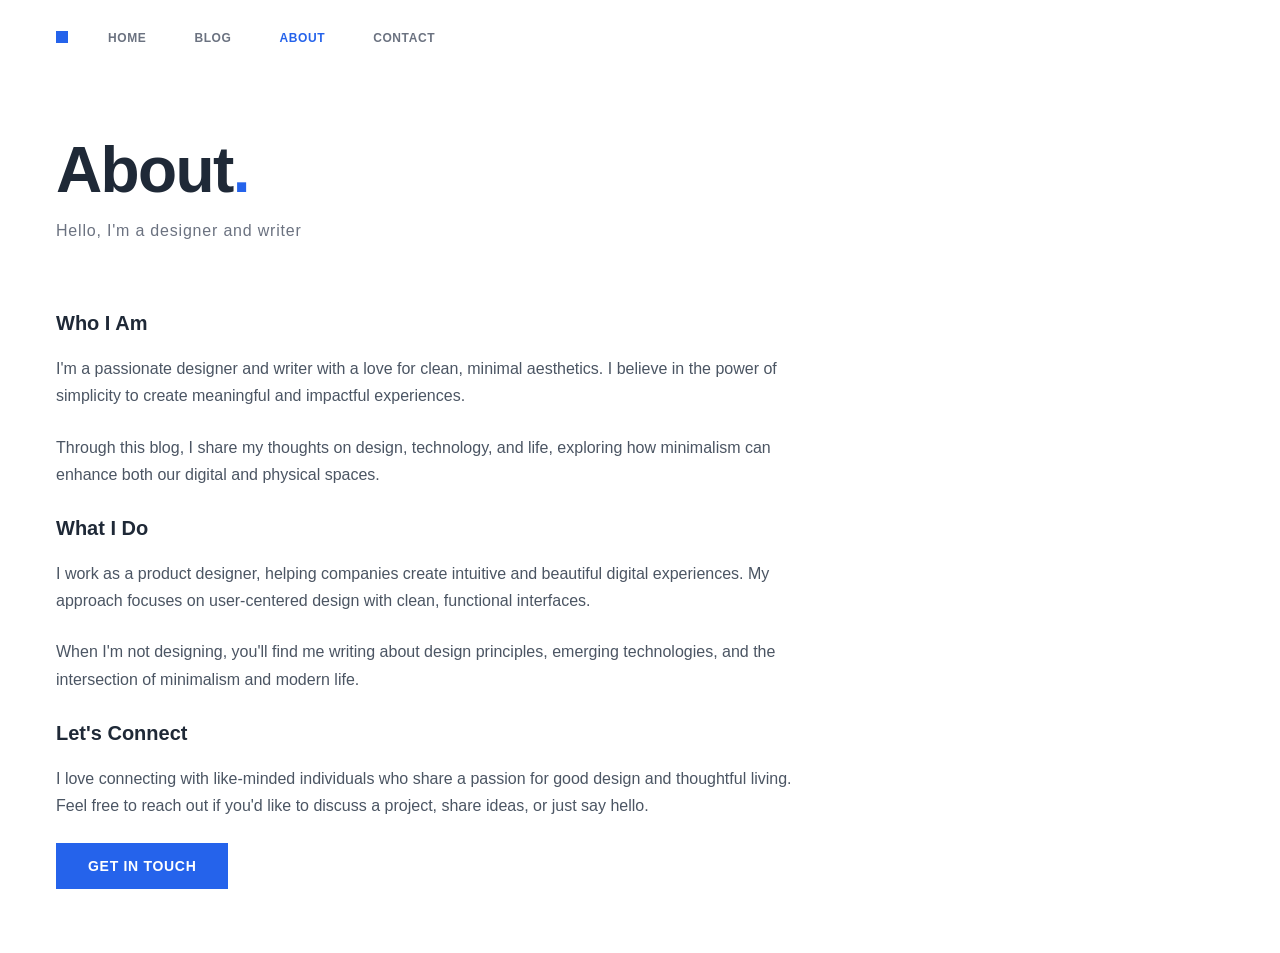
<file: about.html>
<!DOCTYPE html>
<html lang="en">
<head>
  <meta charset="UTF-8">
  <meta name="viewport" content="width=device-width, initial-scale=1.0">
  <title>About - Thoughts</title>
  <link rel="stylesheet" href="style.css">
</head>
<body>
  <section class="grid-bg">
    <div class="grid-line-3"></div>
    
    <!-- Navigation -->
    <nav class="nav">
      <div class="nav-left">
        <a href="index.html" class="logo"></a>
        <ul class="nav-links">
          <li><a href="index.html">Home</a></li>
          <li><a href="blog.html">Blog</a></li>
          <li><a href="about.html" class="active">About</a></li>
          <li><a href="contact.html">Contact</a></li>
        </ul>
      </div>
      <button class="mobile-menu" aria-label="Toggle navigation">
        <svg viewBox="0 0 24 24" fill="none" stroke="currentColor" stroke-width="2">
          <line x1="4" x2="20" y1="12" y2="12"/>
          <line x1="4" x2="20" y1="6" y2="6"/>
          <line x1="4" x2="20" y1="18" y2="18"/>
        </svg>
      </button>
    </nav>

    <!-- Content -->
    <div class="content">
      <h1 class="page-title">About<span class="hero-accent">.</span></h1>
      <p class="page-subtitle">Hello, I'm a designer and writer</p>

      <div class="content-section space-y-8">
        <div>
          <h2>Who I Am</h2>
          <p>
            I'm a passionate designer and writer with a love for clean, minimal aesthetics. 
            I believe in the power of simplicity to create meaningful and impactful experiences.
          </p>
          <p>
            Through this blog, I share my thoughts on design, technology, and life, 
            exploring how minimalism can enhance both our digital and physical spaces.
          </p>
        </div>

        <div>
          <h2>What I Do</h2>
          <p>
            I work as a product designer, helping companies create intuitive and beautiful 
            digital experiences. My approach focuses on user-centered design with clean, 
            functional interfaces.
          </p>
          <p>
            When I'm not designing, you'll find me writing about design principles, 
            emerging technologies, and the intersection of minimalism and modern life.
          </p>
        </div>

        <div>
          <h2>Let's Connect</h2>
          <p>
            I love connecting with like-minded individuals who share a passion for good design 
            and thoughtful living. Feel free to reach out if you'd like to discuss a project, 
            share ideas, or just say hello.
          </p>
          <a href="contact.html" class="btn btn-primary">Get in Touch</a>
        </div>
      </div>
    </div>
  </section>

  <script src="script.js"></script>
</body>
</html>
</file>
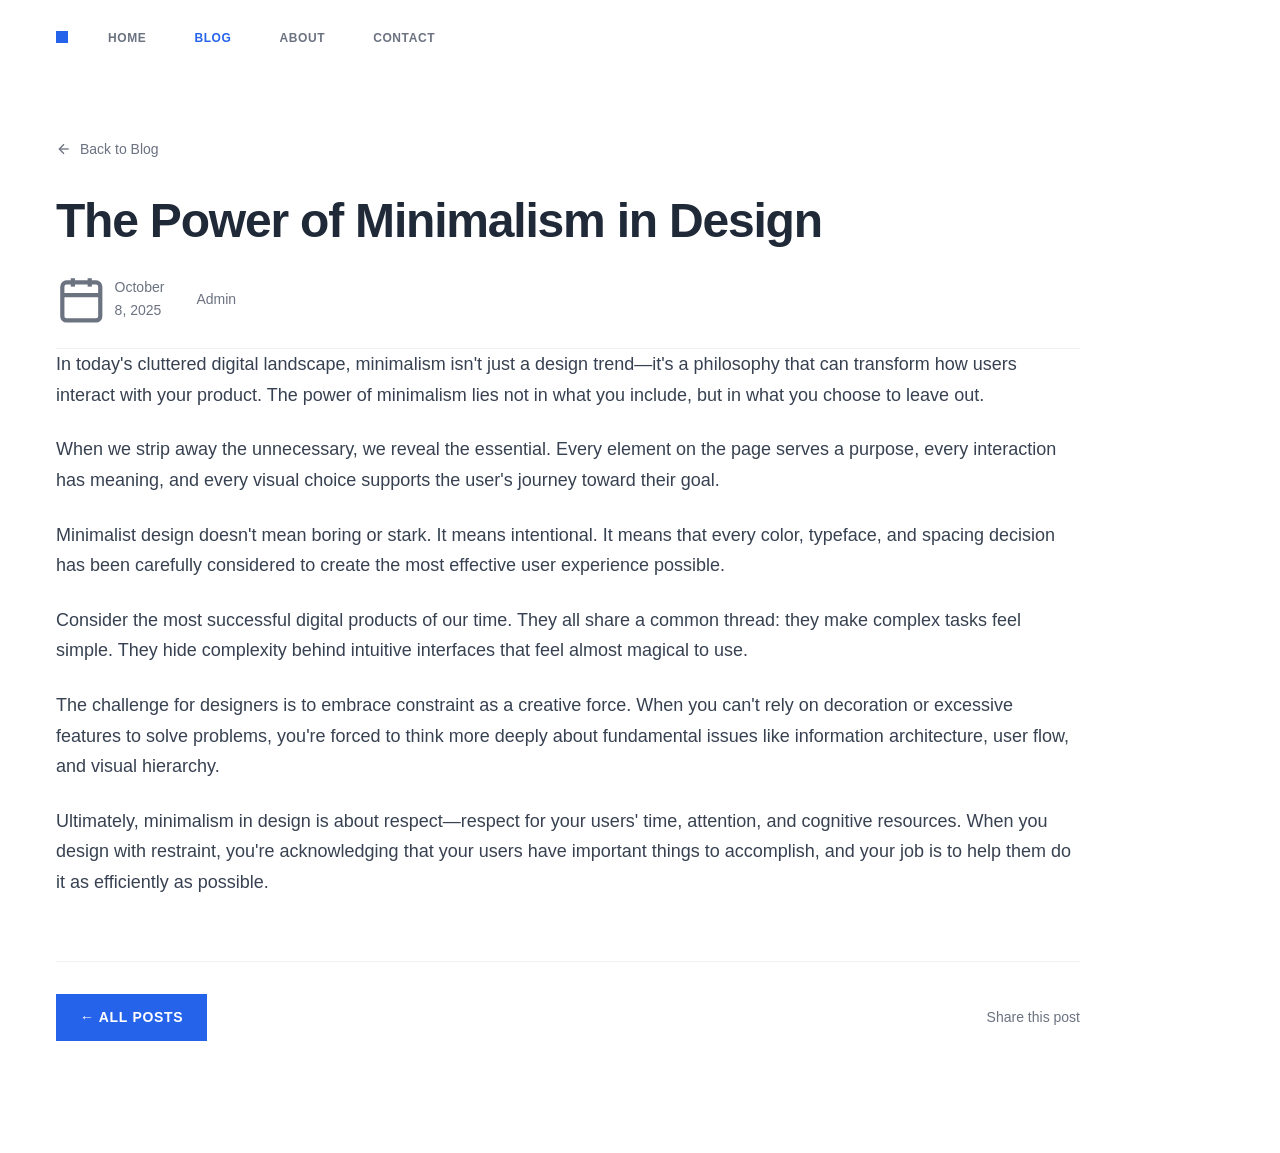
<file: blog-post.html>
<!DOCTYPE html>
<html lang="en">
<head>
  <meta charset="UTF-8">
  <meta name="viewport" content="width=device-width, initial-scale=1.0">
  <title>The Power of Minimalism in Design - Thoughts</title>
  <link rel="stylesheet" href="style.css">
</head>
<body>
  <section class="grid-bg">
    <div class="grid-line-3"></div>
    
    <!-- Navigation -->
    <nav class="nav">
      <div class="nav-left">
        <a href="index.html" class="logo"></a>
        <ul class="nav-links">
          <li><a href="index.html">Home</a></li>
          <li><a href="blog.html" class="active">Blog</a></li>
          <li><a href="about.html">About</a></li>
          <li><a href="contact.html">Contact</a></li>
        </ul>
      </div>
      <button class="mobile-menu" aria-label="Toggle navigation">
        <svg viewBox="0 0 24 24" fill="none" stroke="currentColor" stroke-width="2">
          <line x1="4" x2="20" y1="12" y2="12"/>
          <line x1="4" x2="20" y1="6" y2="6"/>
          <line x1="4" x2="20" y1="18" y2="18"/>
        </svg>
      </button>
    </nav>

    <!-- Content -->
    <div class="content">
      <a href="blog.html" class="back-link">
        <svg viewBox="0 0 24 24" fill="none" stroke="currentColor" stroke-width="2">
          <path d="m12 19-7-7 7-7"/>
          <path d="M19 12H5"/>
        </svg>
        Back to Blog
      </a>

      <!-- Post Header -->
      <article class="post-header">
        <h1 class="post-title">The Power of Minimalism in Design</h1>

        <div class="post-meta">
          <div class="blog-meta-item">
            <svg viewBox="0 0 24 24" fill="none" stroke="currentColor" stroke-width="2">
              <path d="M8 2v4"/>
              <path d="M16 2v4"/>
              <rect width="18" height="18" x="3" y="4" rx="2"/>
              <path d="M3 10h18"/>
            </svg>
            October 8, 2025
          </div>
          <div class="blog-meta-item">
            <svg viewBox="0 0 24 24" fill="none" stroke="currentColor" stroke-width="2">
              <path d="M20 21v-2a4 4 0 0 0-4-4H8a4 4 0 0 0-4 4v2"/>
              <circle cx="12" cy="7" r="4"/>
            </svg>
            Admin
          </div>
        </div>

        <!-- Post Content -->
        <div class="post-content">
          <p>
            In today's cluttered digital landscape, minimalism isn't just a design trend—it's a philosophy that can transform how users interact with your product. The power of minimalism lies not in what you include, but in what you choose to leave out.
          </p>

          <p>
            When we strip away the unnecessary, we reveal the essential. Every element on the page serves a purpose, every interaction has meaning, and every visual choice supports the user's journey toward their goal.
          </p>

          <p>
            Minimalist design doesn't mean boring or stark. It means intentional. It means that every color, typeface, and spacing decision has been carefully considered to create the most effective user experience possible.
          </p>

          <p>
            Consider the most successful digital products of our time. They all share a common thread: they make complex tasks feel simple. They hide complexity behind intuitive interfaces that feel almost magical to use.
          </p>

          <p>
            The challenge for designers is to embrace constraint as a creative force. When you can't rely on decoration or excessive features to solve problems, you're forced to think more deeply about fundamental issues like information architecture, user flow, and visual hierarchy.
          </p>

          <p>
            Ultimately, minimalism in design is about respect—respect for your users' time, attention, and cognitive resources. When you design with restraint, you're acknowledging that your users have important things to accomplish, and your job is to help them do it as efficiently as possible.
          </p>
        </div>

        <!-- Post Footer -->
        <div class="post-footer">
          <a href="blog.html" class="btn btn-primary">← All Posts</a>
          <div style="font-size: 0.875rem; color: #6b7280;">Share this post</div>
        </div>
      </article>
    </div>
  </section>

  <script src="script.js"></script>
</body>
</html>
</file>
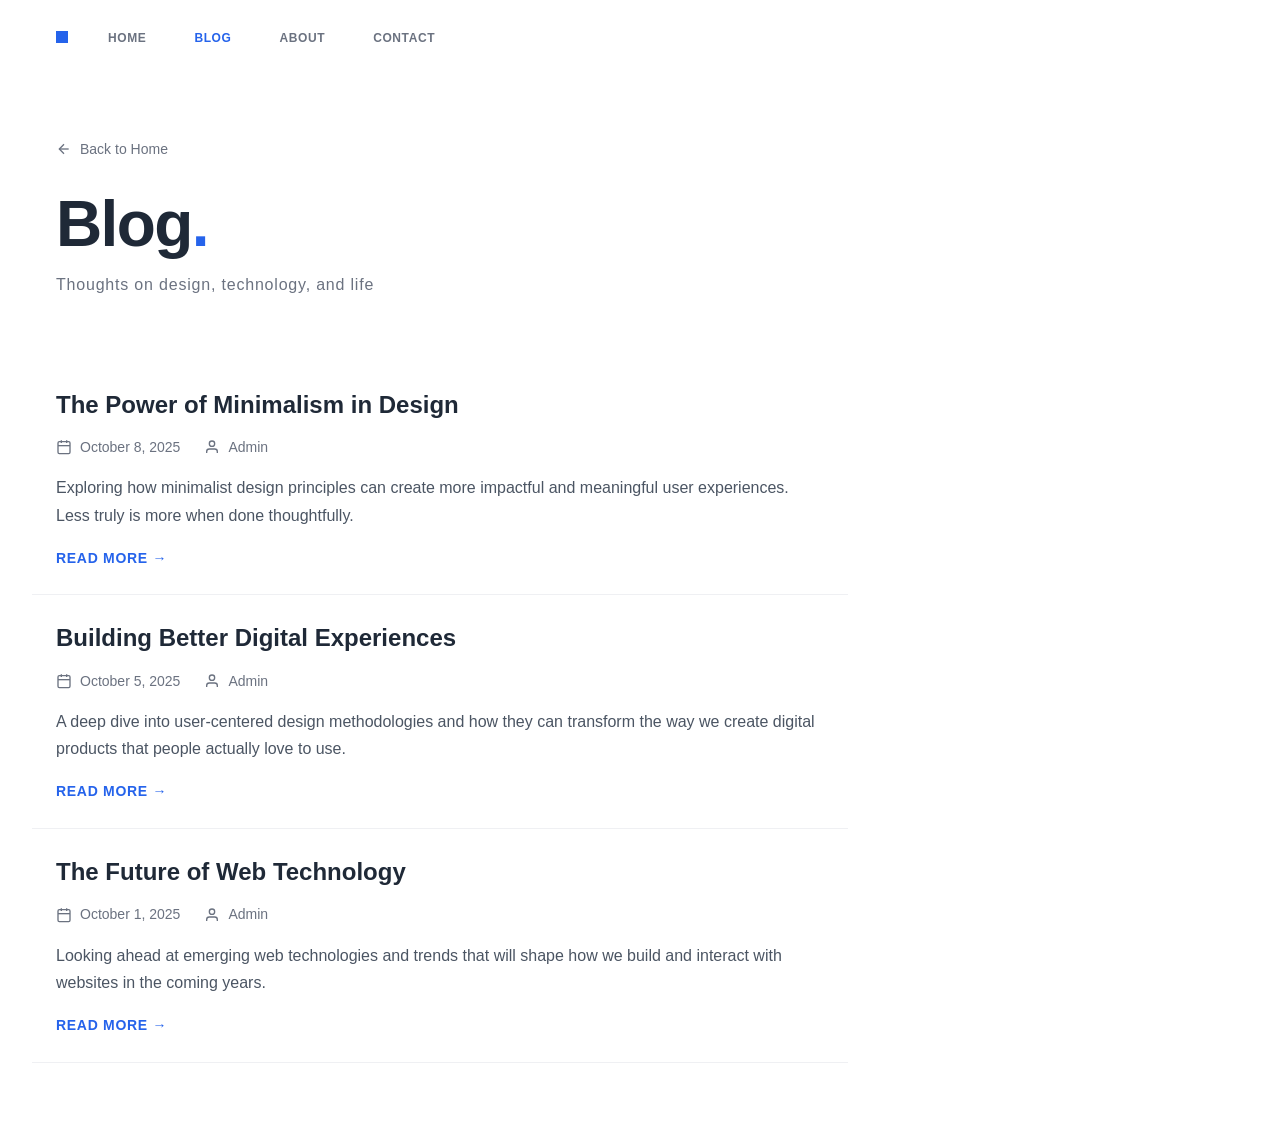
<file: blog.html>
<!DOCTYPE html>
<html lang="en">
<head>
  <meta charset="UTF-8">
  <meta name="viewport" content="width=device-width, initial-scale=1.0">
  <title>Blog - Thoughts</title>
  <link rel="stylesheet" href="style.css">
</head>
<body>
  <section class="grid-bg">
    <div class="grid-line-3"></div>
    
    <!-- Navigation -->
    <nav class="nav">
      <div class="nav-left">
        <a href="index.html" class="logo"></a>
        <ul class="nav-links">
          <li><a href="index.html">Home</a></li>
          <li><a href="blog.html" class="active">Blog</a></li>
          <li><a href="about.html">About</a></li>
          <li><a href="contact.html">Contact</a></li>
        </ul>
      </div>
      <button class="mobile-menu" aria-label="Toggle navigation">
        <svg viewBox="0 0 24 24" fill="none" stroke="currentColor" stroke-width="2">
          <line x1="4" x2="20" y1="12" y2="12"/>
          <line x1="4" x2="20" y1="6" y2="6"/>
          <line x1="4" x2="20" y1="18" y2="18"/>
        </svg>
      </button>
    </nav>

    <!-- Content -->
    <div class="content">
      <a href="index.html" class="back-link">
        <svg viewBox="0 0 24 24" fill="none" stroke="currentColor" stroke-width="2">
          <path d="m12 19-7-7 7-7"/>
          <path d="M19 12H5"/>
        </svg>
        Back to Home
      </a>

      <h1 class="page-title">Blog<span class="hero-accent">.</span></h1>
      <p class="page-subtitle">Thoughts on design, technology, and life</p>

      <!-- Blog Posts -->
      <div class="blog-posts">
        <!-- Sample Blog Post 1 -->
        <article class="blog-post">
          <h2><a href="blog-post.html" style="text-decoration: none; color: inherit;">The Power of Minimalism in Design</a></h2>
          
          <div class="blog-meta">
            <div class="blog-meta-item">
              <svg viewBox="0 0 24 24" fill="none" stroke="currentColor" stroke-width="2">
                <path d="M8 2v4"/>
                <path d="M16 2v4"/>
                <rect width="18" height="18" x="3" y="4" rx="2"/>
                <path d="M3 10h18"/>
              </svg>
              October 8, 2025
            </div>
            <div class="blog-meta-item">
              <svg viewBox="0 0 24 24" fill="none" stroke="currentColor" stroke-width="2">
                <path d="M20 21v-2a4 4 0 0 0-4-4H8a4 4 0 0 0-4 4v2"/>
                <circle cx="12" cy="7" r="4"/>
              </svg>
              Admin
            </div>
          </div>

          <p class="blog-excerpt">
            Exploring how minimalist design principles can create more impactful and meaningful user experiences. Less truly is more when done thoughtfully.
          </p>

          <a href="blog-post.html" class="read-more">Read More →</a>
        </article>

        <!-- Sample Blog Post 2 -->
        <article class="blog-post">
          <h2><a href="blog-post.html" style="text-decoration: none; color: inherit;">Building Better Digital Experiences</a></h2>
          
          <div class="blog-meta">
            <div class="blog-meta-item">
              <svg viewBox="0 0 24 24" fill="none" stroke="currentColor" stroke-width="2">
                <path d="M8 2v4"/>
                <path d="M16 2v4"/>
                <rect width="18" height="18" x="3" y="4" rx="2"/>
                <path d="M3 10h18"/>
              </svg>
              October 5, 2025
            </div>
            <div class="blog-meta-item">
              <svg viewBox="0 0 24 24" fill="none" stroke="currentColor" stroke-width="2">
                <path d="M20 21v-2a4 4 0 0 0-4-4H8a4 4 0 0 0-4 4v2"/>
                <circle cx="12" cy="7" r="4"/>
              </svg>
              Admin
            </div>
          </div>

          <p class="blog-excerpt">
            A deep dive into user-centered design methodologies and how they can transform the way we create digital products that people actually love to use.
          </p>

          <a href="blog-post.html" class="read-more">Read More →</a>
        </article>

        <!-- Sample Blog Post 3 -->
        <article class="blog-post">
          <h2><a href="blog-post.html" style="text-decoration: none; color: inherit;">The Future of Web Technology</a></h2>
          
          <div class="blog-meta">
            <div class="blog-meta-item">
              <svg viewBox="0 0 24 24" fill="none" stroke="currentColor" stroke-width="2">
                <path d="M8 2v4"/>
                <path d="M16 2v4"/>
                <rect width="18" height="18" x="3" y="4" rx="2"/>
                <path d="M3 10h18"/>
              </svg>
              October 1, 2025
            </div>
            <div class="blog-meta-item">
              <svg viewBox="0 0 24 24" fill="none" stroke="currentColor" stroke-width="2">
                <path d="M20 21v-2a4 4 0 0 0-4-4H8a4 4 0 0 0-4 4v2"/>
                <circle cx="12" cy="7" r="4"/>
              </svg>
              Admin
            </div>
          </div>

          <p class="blog-excerpt">
            Looking ahead at emerging web technologies and trends that will shape how we build and interact with websites in the coming years.
          </p>

          <a href="blog-post.html" class="read-more">Read More →</a>
        </article>
      </div>
    </div>
  </section>

  <script src="script.js"></script>
</body>
</html>
</file>
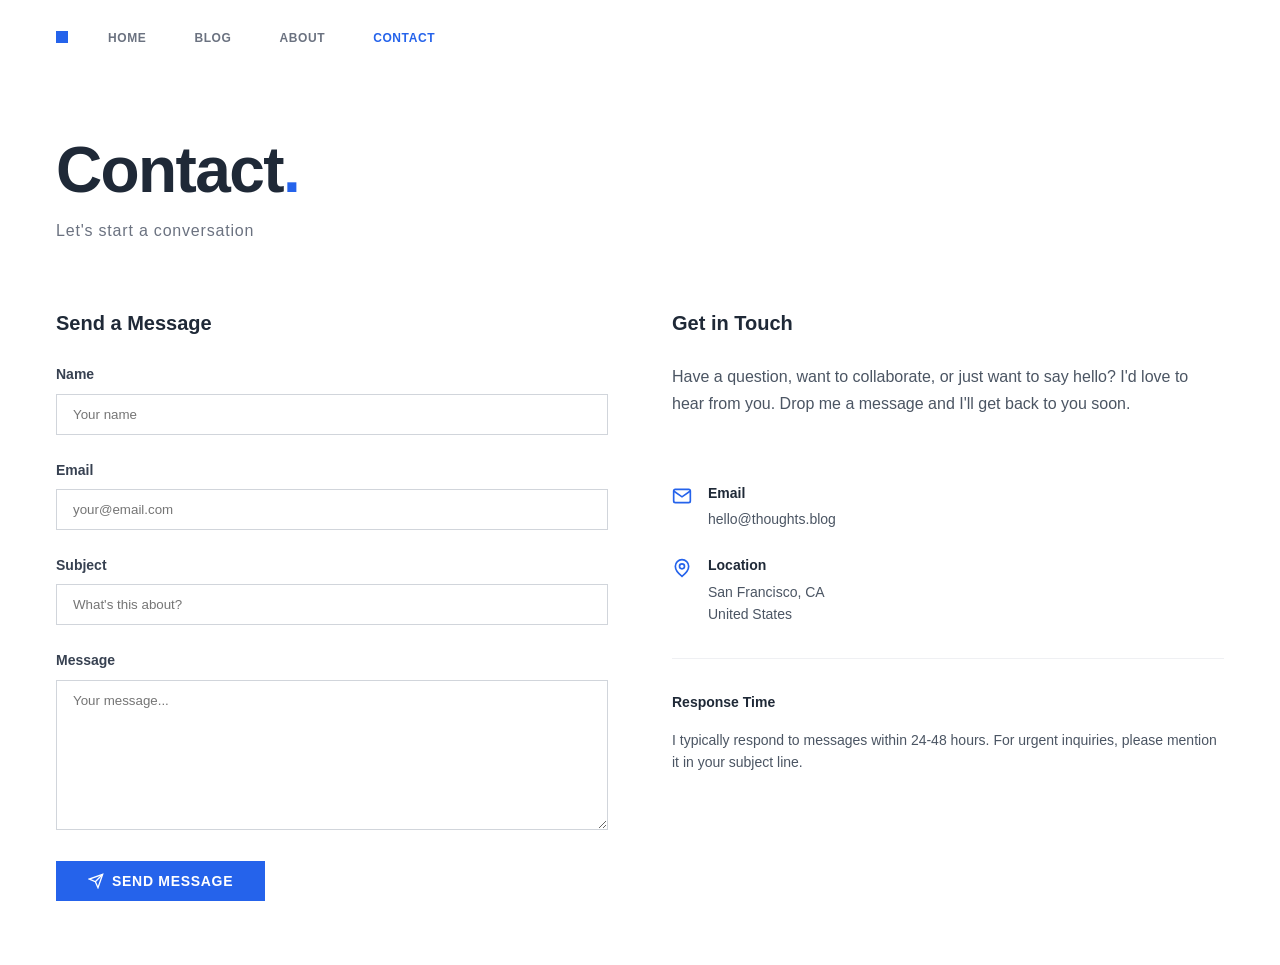
<file: contact.html>
<!DOCTYPE html>
<html lang="en">
<head>
  <meta charset="UTF-8">
  <meta name="viewport" content="width=device-width, initial-scale=1.0">
  <title>Contact - Thoughts</title>
  <link rel="stylesheet" href="style.css">
</head>
<body>
  <section class="grid-bg">
    <div class="grid-line-3"></div>
    
    <!-- Navigation -->
    <nav class="nav">
      <div class="nav-left">
        <a href="index.html" class="logo"></a>
        <ul class="nav-links">
          <li><a href="index.html">Home</a></li>
          <li><a href="blog.html">Blog</a></li>
          <li><a href="about.html">About</a></li>
          <li><a href="contact.html" class="active">Contact</a></li>
        </ul>
      </div>
      <button class="mobile-menu" aria-label="Toggle navigation">
        <svg viewBox="0 0 24 24" fill="none" stroke="currentColor" stroke-width="2">
          <line x1="4" x2="20" y1="12" y2="12"/>
          <line x1="4" x2="20" y1="6" y2="6"/>
          <line x1="4" x2="20" y1="18" y2="18"/>
        </svg>
      </button>
    </nav>

    <!-- Content -->
    <div class="content">
      <h1 class="page-title">Contact<span class="hero-accent">.</span></h1>
      <p class="page-subtitle">Let's start a conversation</p>

      <div class="contact-grid">
        <!-- Contact Form -->
        <div>
          <h2 style="font-size: 1.25rem; font-weight: 600; color: #1f2937; margin-bottom: 1.5rem;">Send a Message</h2>
          
          <form id="contactForm">
            <div class="form-group">
              <label for="name" class="form-label">Name</label>
              <input type="text" id="name" name="name" class="form-input" placeholder="Your name" required>
            </div>

            <div class="form-group">
              <label for="email" class="form-label">Email</label>
              <input type="email" id="email" name="email" class="form-input" placeholder="your@email.com" required>
            </div>

            <div class="form-group">
              <label for="subject" class="form-label">Subject</label>
              <input type="text" id="subject" name="subject" class="form-input" placeholder="What's this about?" required>
            </div>

            <div class="form-group">
              <label for="message" class="form-label">Message</label>
              <textarea id="message" name="message" class="form-textarea" placeholder="Your message..." required></textarea>
            </div>

            <button type="submit" class="btn btn-primary form-btn">
              <svg viewBox="0 0 24 24" fill="none" stroke="currentColor" stroke-width="2" style="width: 16px; height: 16px;">
                <path d="m22 2-7 20-4-9-9-4Z"/>
                <path d="M22 2 11 13"/>
              </svg>
              Send Message
            </button>

            <div id="formMessage" class="form-message hidden"></div>
          </form>
        </div>

        <!-- Contact Information -->
        <div class="contact-info">
          <div>
            <h2 style="font-size: 1.25rem; font-weight: 600; color: #1f2937; margin-bottom: 1.5rem;">Get in Touch</h2>
            <p style="color: #4b5563; line-height: 1.7; margin-bottom: 2rem;">
              Have a question, want to collaborate, or just want to say hello? 
              I'd love to hear from you. Drop me a message and I'll get back to you soon.
            </p>
          </div>

          <div style="display: flex; flex-direction: column; gap: 1.5rem;">
            <div class="contact-item">
              <svg viewBox="0 0 24 24" fill="none" stroke="currentColor" stroke-width="2">
                <path d="M4 4h16c1.1 0 2 .9 2 2v12c0 1.1-.9 2-2 2H4c-1.1 0-2-.9-2-2V6c0-1.1.9-2 2-2z"/>
                <polyline points="22,6 12,13 2,6"/>
              </svg>
              <div>
                <h3>Email</h3>
                <p>hello@thoughts.blog</p>
              </div>
            </div>

            <div class="contact-item">
              <svg viewBox="0 0 24 24" fill="none" stroke="currentColor" stroke-width="2">
                <path d="M20 10c0 6-8 12-8 12s-8-6-8-12a8 8 0 0 1 16 0Z"/>
                <circle cx="12" cy="10" r="3"/>
              </svg>
              <div>
                <h3>Location</h3>
                <p>San Francisco, CA<br>United States</p>
              </div>
            </div>
          </div>

          <div class="contact-note">
            <h3>Response Time</h3>
            <p>
              I typically respond to messages within 24-48 hours. For urgent inquiries, 
              please mention it in your subject line.
            </p>
          </div>
        </div>
      </div>
    </div>
  </section>

  <script src="script.js"></script>
</body>
</html>
</file>
<file: style.css>
/* Reset and base styles */
* {
  margin: 0;
  padding: 0;
  box-sizing: border-box;
}

body {
  font-family: 'Inter', -apple-system, BlinkMacSystemFont, 'Segoe UI', sans-serif;
  line-height: 1.6;
  color: #374151;
  background: white;
}

/* Import Inter font */
@import url('https://fonts.googleapis.com/css2?family=Inter:wght@400;500;600;700;800;900&display=swap');

/* Layout utilities */
.container {
  max-width: 1200px;
  margin: 0 auto;
  padding: 0 1.5rem;
}

/* Grid background lines */
.grid-bg {
  position: relative;
  min-height: 100vh;
  overflow: hidden;
  background: white;
}

.grid-bg::before,
.grid-bg::after {
  content: '';
  position: absolute;
  top: 0;
  height: 100%;
  width: 1px;
  background: rgba(229, 231, 235, 0.6);
  z-index: -10;
}

.grid-bg::before {
  left: 25%;
}

.grid-bg::after {
  left: 50%;
}

.grid-line-3 {
  position: absolute;
  top: 0;
  left: 75%;
  height: 100%;
  width: 1px;
  background: rgba(229, 231, 235, 0.6);
  z-index: -10;
}

/* Navigation */
.nav {
  display: flex;
  align-items: center;
  justify-content: space-between;
  width: 100%;
  padding: 1.5rem;
}

.nav-left {
  display: flex;
  align-items: center;
}

.logo {
  display: block;
  width: 12px;
  height: 12px;
  background: #2563eb;
  transition: background-color 0.2s;
  text-decoration: none;
}

.logo:hover {
  background: #1d4ed8;
}

.nav-links {
  display: none;
  gap: 3rem;
  margin-left: 2.5rem;
  list-style: none;
}

.nav-links a {
  text-decoration: none;
  color: #6b7280;
  font-size: 0.75rem;
  font-weight: 600;
  text-transform: uppercase;
  letter-spacing: 0.05em;
  transition: color 0.2s;
}

.nav-links a:hover,
.nav-links a.active {
  color: #2563eb;
}

.mobile-menu {
  display: flex;
  align-items: center;
  justify-content: center;
  width: 36px;
  height: 36px;
  border-radius: 50%;
  border: 1px solid transparent;
  background: transparent;
  cursor: pointer;
  transition: background-color 0.2s;
}

.mobile-menu:hover {
  background: #f3f4f6;
}

.mobile-menu svg {
  width: 20px;
  height: 20px;
  color: #6b7280;
}

@media (min-width: 768px) {
  .nav {
    padding: 1.5rem 3.5rem;
  }
  
  .nav-links {
    display: flex;
  }
  
  .mobile-menu {
    display: none;
  }
}

/* Hero section */
.hero {
  display: flex;
  flex-direction: column;
  justify-content: center;
  flex: 1;
  padding: 0 1.5rem;
  position: relative;
}

.hero-title {
  font-size: 12vw;
  font-weight: 900;
  line-height: 0.9;
  letter-spacing: -0.025em;
  color: #1f2937;
  white-space: nowrap;
  margin-bottom: 1rem;
}

.hero-accent {
  color: #2563eb;
}

.hero-subtitle {
  margin-top: 1rem;
  margin-bottom: 2rem;
  font-size: 0.875rem;
  color: #6b7280;
  letter-spacing: 0.05em;
}

.hero-buttons {
  display: flex;
  flex-direction: column;
  gap: 1rem;
}

.btn {
  display: inline-flex;
  align-items: center;
  justify-content: center;
  padding: 0.75rem 2rem;
  font-size: 0.875rem;
  font-weight: 600;
  letter-spacing: 0.05em;
  text-transform: uppercase;
  text-decoration: none;
  transition: all 0.2s;
  border: none;
  cursor: pointer;
}

.btn-primary {
  background: #2563eb;
  color: white;
}

.btn-primary:hover {
  background: #1d4ed8;
}

.btn-secondary {
  background: #000;
  color: white;
}

.btn-secondary:hover {
  background: #374151;
}

.hero-image {
  position: absolute;
  right: 0;
  bottom: 0;
  width: 66.67%;
  max-width: 24rem;
  height: auto;
  object-fit: contain;
  object-position: bottom;
  user-select: none;
  pointer-events: none;
  z-index: 10;
  opacity: 0.8;
}

@media (min-width: 640px) {
  .hero-buttons {
    flex-direction: row;
  }
}

@media (min-width: 768px) {
  .hero {
    padding: 0 3.5rem;
  }
  
  .hero-title {
    font-size: 6rem;
  }
  
  .hero-subtitle {
    font-size: 1rem;
  }
  
  .hero-image {
    width: 33.33%;
  }
}

/* Content pages */
.content {
  flex: 1;
  display: flex;
  flex-direction: column;
  padding: 4rem 1.5rem;
}

.back-link {
  display: flex;
  align-items: center;
  gap: 0.5rem;
  font-size: 0.875rem;
  color: #6b7280;
  text-decoration: none;
  margin-bottom: 2rem;
  transition: color 0.2s;
}

.back-link:hover {
  color: #2563eb;
}

.back-link svg {
  width: 16px;
  height: 16px;
}

.page-title {
  font-size: 2.5rem;
  font-weight: 900;
  line-height: 1;
  letter-spacing: -0.025em;
  color: #1f2937;
  margin-bottom: 1rem;
}

.page-subtitle {
  font-size: 0.875rem;
  color: #6b7280;
  letter-spacing: 0.05em;
  margin-bottom: 4rem;
}

.content-section {
  max-width: 48rem;
}

.content-section h2 {
  font-size: 1.25rem;
  font-weight: 600;
  color: #1f2937;
  margin-bottom: 1rem;
}

.content-section p {
  color: #4b5563;
  line-height: 1.7;
  margin-bottom: 1.5rem;
}

.content-section .space-y-8 > * + * {
  margin-top: 2rem;
}

@media (min-width: 768px) {
  .content {
    padding: 4rem 3.5rem;
  }
  
  .page-title {
    font-size: 4rem;
  }
  
  .page-subtitle {
    font-size: 1rem;
  }
}

/* Blog specific styles */
.blog-posts {
  max-width: 48rem;
}

.blog-post {
  border-bottom: 1px solid rgba(229, 231, 235, 0.6);
  padding: 1.5rem 0;
  margin: 0 -1.5rem;
  padding-left: 1.5rem;
  padding-right: 1.5rem;
  transition: background-color 0.2s;
}

.blog-post:hover {
  background: rgba(249, 250, 251, 0.5);
}

.blog-post h2 {
  font-size: 1.25rem;
  font-weight: 600;
  color: #1f2937;
  margin-bottom: 0.75rem;
  transition: color 0.2s;
}

.blog-post:hover h2 {
  color: #2563eb;
}

.blog-meta {
  display: flex;
  align-items: center;
  gap: 1.5rem;
  font-size: 0.875rem;
  color: #6b7280;
  margin-bottom: 1rem;
}

.blog-meta-item {
  display: flex;
  align-items: center;
  gap: 0.5rem;
}

.blog-meta svg {
  width: 16px;
  height: 16px;
}

.blog-excerpt {
  color: #4b5563;
  line-height: 1.7;
  margin-bottom: 1rem;
}

.read-more {
  color: #2563eb;
  font-size: 0.875rem;
  font-weight: 600;
  letter-spacing: 0.05em;
  text-transform: uppercase;
  text-decoration: none;
  transition: color 0.2s;
}

.read-more:hover {
  color: #1d4ed8;
}

@media (min-width: 768px) {
  .blog-post h2 {
    font-size: 1.5rem;
  }
}

/* Blog post content */
.post-header {
  max-width: 64rem;
  margin-bottom: 3rem;
}

.post-title {
  font-size: 2rem;
  font-weight: 900;
  line-height: 1.2;
  letter-spacing: -0.025em;
  color: #1f2937;
  margin-bottom: 1.5rem;
}

.post-meta {
  display: flex;
  align-items: center;
  gap: 1.5rem;
  font-size: 0.875rem;
  color: #6b7280;
  padding-bottom: 1.5rem;
  border-bottom: 1px solid rgba(229, 231, 235, 0.6);
}

.post-content {
  max-width: none;
  color: #374151;
  line-height: 1.7;
  font-size: 1.125rem;
}

.post-content p {
  margin-bottom: 1.5rem;
}

.post-footer {
  margin-top: 4rem;
  padding-top: 2rem;
  border-top: 1px solid rgba(229, 231, 235, 0.6);
  display: flex;
  align-items: center;
  justify-content: space-between;
}

.post-footer .btn {
  padding: 0.75rem 1.5rem;
}

@media (min-width: 768px) {
  .post-title {
    font-size: 3rem;
  }
}

/* Contact form */
.contact-grid {
  display: grid;
  gap: 4rem;
  max-width: 96rem;
}

.form-group {
  margin-bottom: 1.5rem;
}

.form-label {
  display: block;
  font-size: 0.875rem;
  font-weight: 600;
  color: #374151;
  margin-bottom: 0.5rem;
}

.form-input,
.form-textarea {
  width: 100%;
  padding: 0.75rem 1rem;
  border: 1px solid #d1d5db;
  color: #374151;
  font-family: 'Inter', sans-serif;
  transition: border-color 0.2s, box-shadow 0.2s;
}

.form-input:focus,
.form-textarea:focus {
  outline: none;
  border-color: #2563eb;
  box-shadow: 0 0 0 1px #2563eb;
}

.form-textarea {
  resize: vertical;
  min-height: 150px;
}

.form-btn {
  display: inline-flex;
  align-items: center;
  gap: 0.5rem;
}

.form-btn:disabled {
  background: #9ca3af;
  cursor: not-allowed;
}

.form-message {
  font-size: 0.875rem;
  margin-top: 1rem;
}

.form-message.success {
  color: #059669;
}

.form-message.error {
  color: #dc2626;
}

.contact-info {
  display: flex;
  flex-direction: column;
  gap: 2rem;
}

.contact-item {
  display: flex;
  align-items: flex-start;
  gap: 1rem;
}

.contact-item svg {
  width: 20px;
  height: 20px;
  color: #2563eb;
  margin-top: 0.25rem;
}

.contact-item h3 {
  font-size: 0.875rem;
  font-weight: 600;
  color: #1f2937;
  margin-bottom: 0.25rem;
}

.contact-item p {
  color: #4b5563;
  font-size: 0.875rem;
}

.contact-note {
  padding-top: 2rem;
  border-top: 1px solid rgba(229, 231, 235, 0.6);
}

.contact-note h3 {
  font-size: 0.875rem;
  font-weight: 600;
  color: #1f2937;
  margin-bottom: 1rem;
}

.contact-note p {
  color: #4b5563;
  font-size: 0.875rem;
}

@media (min-width: 768px) {
  .contact-grid {
    grid-template-columns: 1fr 1fr;
  }
}

/* Utility classes */
.hidden {
  display: none;
}

.sr-only {
  position: absolute;
  width: 1px;
  height: 1px;
  padding: 0;
  margin: -1px;
  overflow: hidden;
  clip: rect(0, 0, 0, 0);
  white-space: nowrap;
  border: 0;
}
</file>
